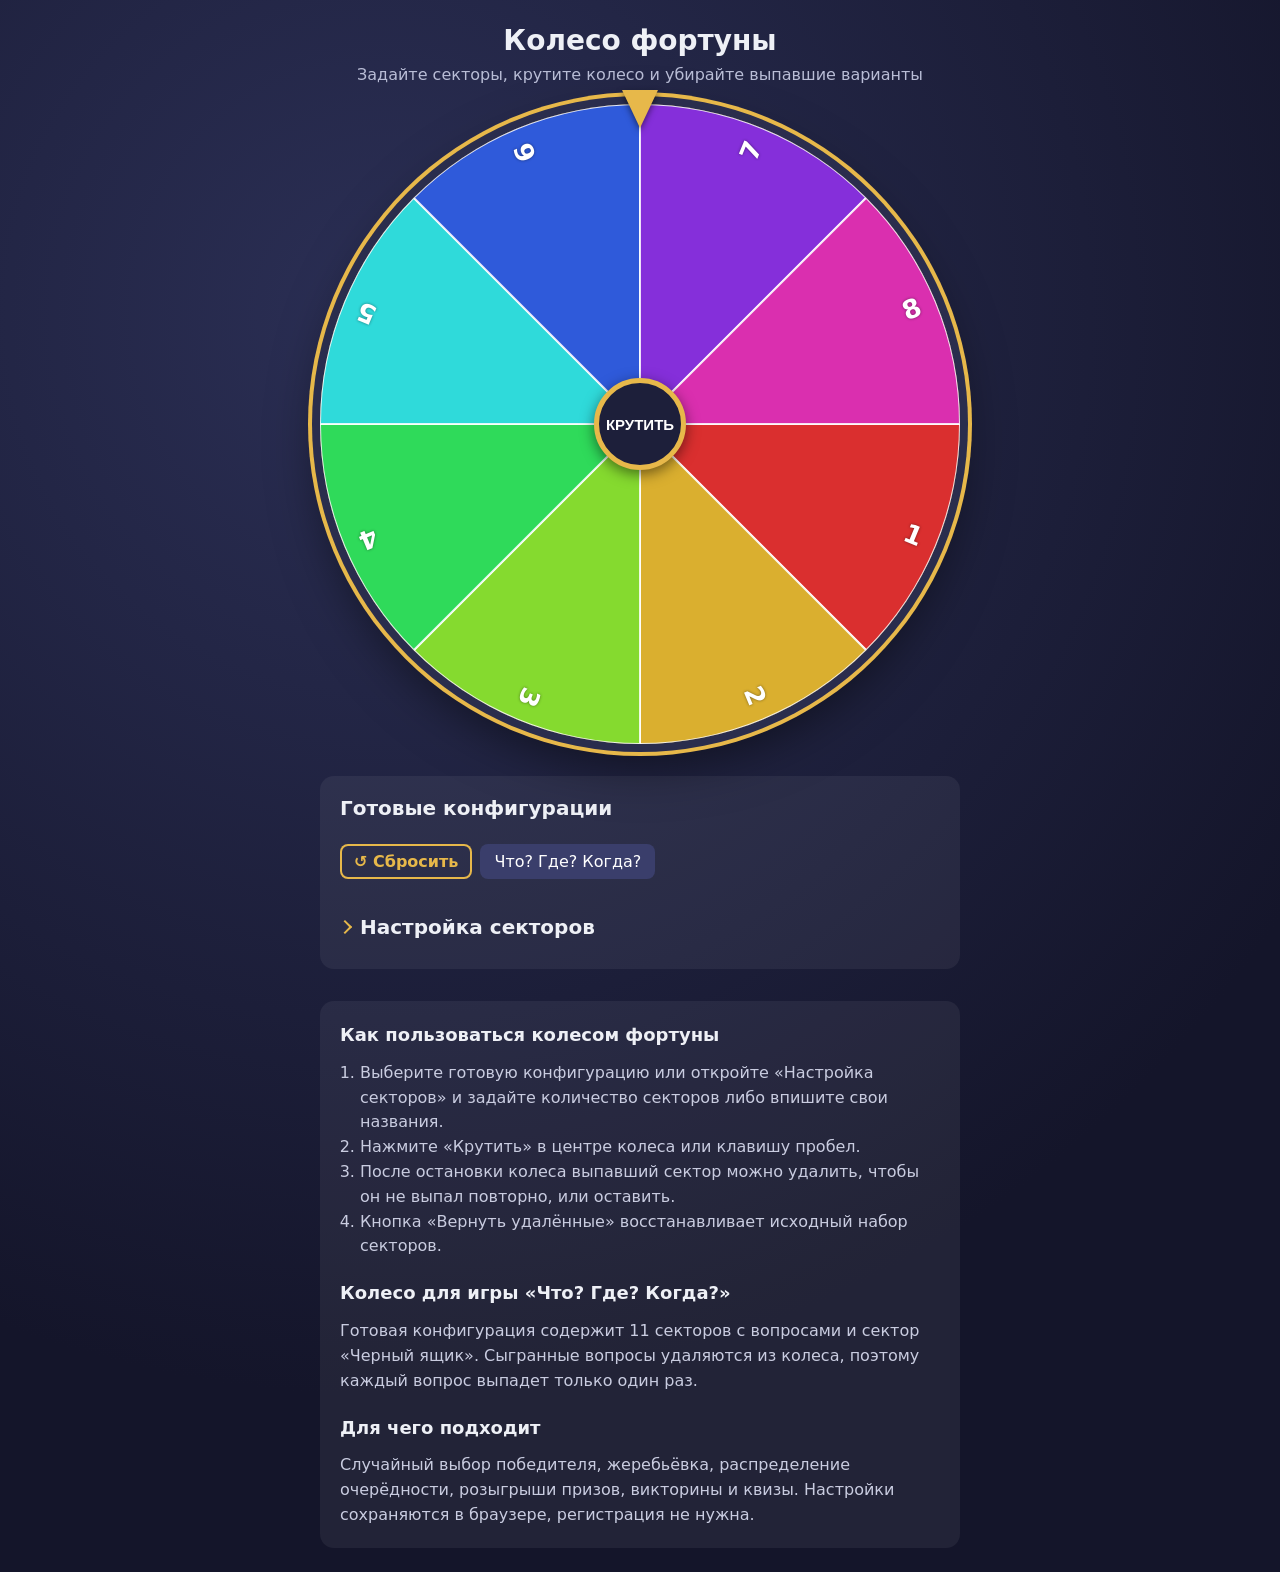
<file: index.html>
<!DOCTYPE html>
<html lang="ru">
<head>
  <meta charset="UTF-8">
  <meta name="viewport" content="width=device-width, initial-scale=1">

  <!-- Основное SEO -->
  <title>Колесо фортуны онлайн — крутить колесо с секторами бесплатно</title>
  <meta name="description" content="Бесплатное онлайн колесо фортуны: задайте свои секторы, крутите колесо и удаляйте выпавшие варианты. Готовая конфигурация для игры «Что? Где? Когда?» с чёрным ящиком.">
  <meta name="keywords" content="колесо фортуны, колесо фортуны онлайн, крутить колесо, рулетка онлайн, случайный выбор, жеребьёвка, что где когда, черный ящик">
  <meta name="robots" content="index, follow">
  <link rel="canonical" href="https://shok1r.github.io/">

  <!-- Open Graph / соцсети -->
  <meta property="og:type" content="website">
  <meta property="og:locale" content="ru_RU">
  <meta property="og:site_name" content="Колесо фортуны">
  <meta property="og:title" content="Колесо фортуны онлайн — крутить колесо с секторами">
  <meta property="og:description" content="Задайте свои секторы, крутите колесо и удаляйте выпавшие варианты. Есть режим «Что? Где? Когда?».">
  <meta property="og:url" content="https://shok1r.github.io/">
  <meta name="twitter:card" content="summary">
  <meta name="twitter:title" content="Колесо фортуны онлайн">
  <meta name="twitter:description" content="Задайте свои секторы, крутите колесо и удаляйте выпавшие варианты.">

  <!-- Внешний вид -->
  <meta name="theme-color" content="#14152a">
  <link rel="icon" type="image/svg+xml" href="favicon.svg">

  <!-- Структурированные данные -->
  <script type="application/ld+json">
  {
    "@context": "https://schema.org",
    "@type": "WebApplication",
    "name": "Колесо фортуны онлайн",
    "url": "https://shok1r.github.io/",
    "description": "Онлайн колесо фортуны с настраиваемыми секторами, удалением выпавших вариантов и режимом «Что? Где? Когда?».",
    "applicationCategory": "GameApplication",
    "operatingSystem": "Any",
    "inLanguage": "ru",
    "isAccessibleForFree": true,
    "offers": { "@type": "Offer", "price": "0", "priceCurrency": "RUB" }
  }
  </script>

  <link rel="stylesheet" href="style.css">
</head>
<body>
  <main class="app">
    <section class="wheel-area" aria-labelledby="title">
      <h1 id="title">Колесо фортуны</h1>
      <p class="subtitle">Задайте секторы, крутите колесо и убирайте выпавшие варианты</p>

      <div class="wheel-wrap">
        <div class="pointer" aria-hidden="true"></div>
        <canvas id="wheel" role="img" aria-label="Колесо фортуны с секторами"></canvas>
        <button id="spinBtn" class="spin-btn">Крутить</button>
      </div>

      <noscript>
        <p class="noscript">Для работы колеса фортуны включите JavaScript в браузере.</p>
      </noscript>

      <div id="result" class="result hidden" aria-live="polite">
        <p>Выпало: <strong id="resultText"></strong></p>
        <div class="result-actions">
          <button id="removeBtn" class="btn danger">Удалить из колеса</button>
          <button id="keepBtn" class="btn">Оставить</button>
        </div>
      </div>
    </section>

    <aside class="panel">
      <h2>Готовые конфигурации</h2>
      <div class="presets">
        <button id="presetDefault" class="btn outline" title="Вернуть обычное колесо на 8 секторов">↺ Сбросить</button>
        <button id="presetChgk" class="btn">Что? Где? Когда?</button>
      </div>

      <details class="settings section-gap">
        <summary>Настройка секторов</summary>

        <div class="settings-body">
          <label for="countInput">Количество секторов</label>
          <div class="row">
            <input type="number" id="countInput" min="1" max="100" value="8">
            <button id="genBtn" class="btn">Создать</button>
          </div>

          <label for="namesInput">Или впишите названия (по одному в строке)</label>
          <textarea id="namesInput" rows="7" placeholder="Приз 1&#10;Приз 2&#10;Приз 3"></textarea>
          <button id="applyBtn" class="btn primary">Применить названия</button>

          <div class="list-header">
            <h3>В колесе: <span id="count">0</span></h3>
            <button id="resetBtn" class="btn small">Вернуть удалённые</button>
          </div>
          <ul id="list" class="list"></ul>
        </div>
      </details>
    </aside>

    <section class="about panel">
      <h2>Как пользоваться колесом фортуны</h2>
      <ol>
        <li>Выберите готовую конфигурацию или откройте «Настройка секторов» и задайте количество секторов либо впишите свои названия.</li>
        <li>Нажмите «Крутить» в центре колеса или клавишу пробел.</li>
        <li>После остановки колеса выпавший сектор можно удалить, чтобы он не выпал повторно, или оставить.</li>
        <li>Кнопка «Вернуть удалённые» восстанавливает исходный набор секторов.</li>
      </ol>

      <h2>Колесо для игры «Что? Где? Когда?»</h2>
      <p>Готовая конфигурация содержит 11 секторов с вопросами и сектор «Черный ящик». Сыгранные вопросы удаляются из колеса, поэтому каждый вопрос выпадет только один раз.</p>

      <h2>Для чего подходит</h2>
      <p>Случайный выбор победителя, жеребьёвка, распределение очерёдности, розыгрыши призов, викторины и квизы. Настройки сохраняются в браузере, регистрация не нужна.</p>
    </section>
  </main>

  <script src="script.js"></script>
</body>
</html>
</file>
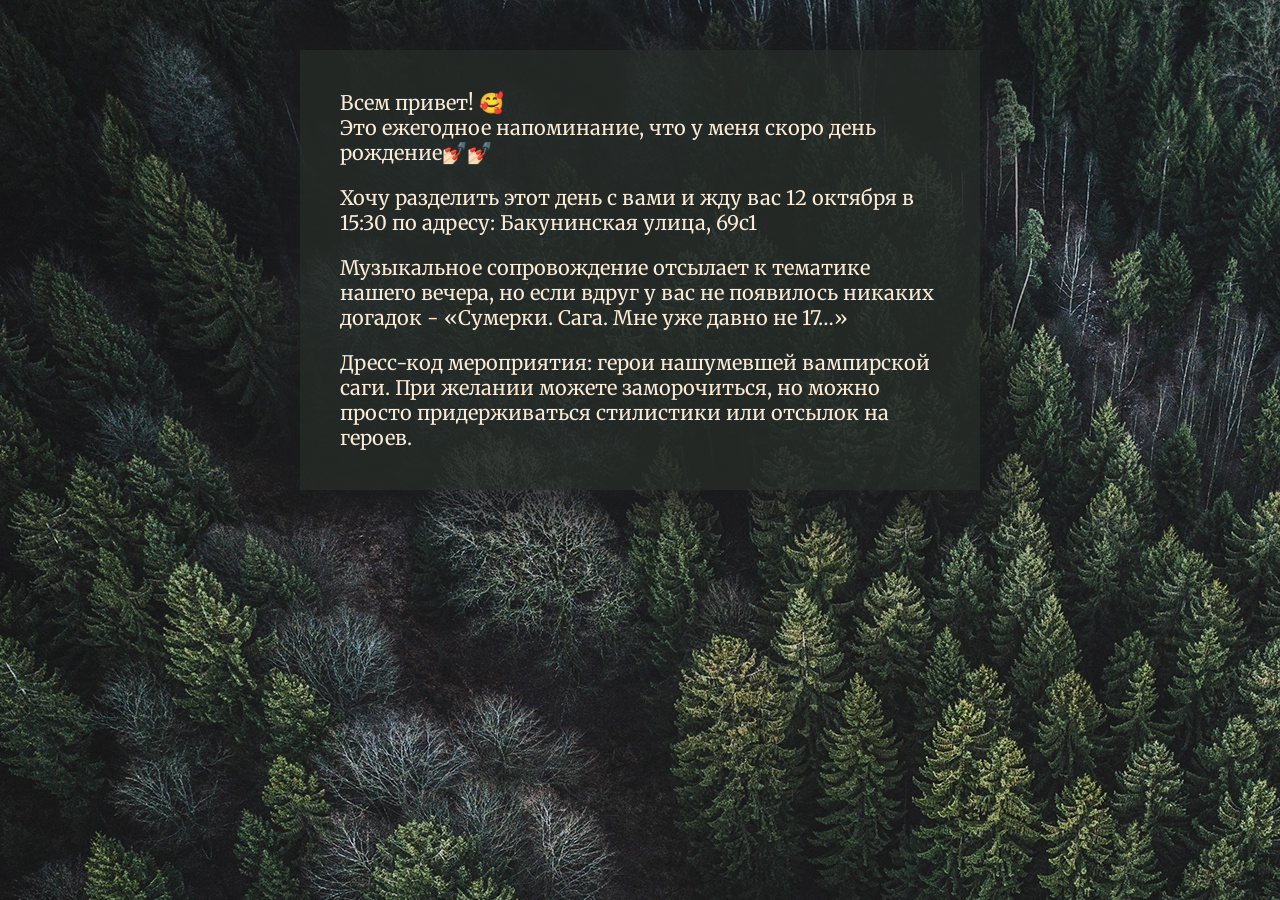
<file: .vercel/output/static/index.html>
<!DOCTYPE html>
<html lang="en">
<head>
  <meta charset="UTF-8">
  <meta name="viewport" content="width=device-width, initial-scale=1.0">
  <link rel="stylesheet" href="style.css">
  <link rel="preconnect" href="https://fonts.googleapis.com">
  <link rel="preconnect" href="https://fonts.gstatic.com" crossorigin>
  <link href="https://fonts.googleapis.com/css2?family=Merriweather:ital,wght@0,300;0,400;0,700;0,900;1,300;1,400;1,700;1,900&display=swap" rel="stylesheet">
  <title>Happy Birthday</title>
</head>
<body>
  <div class="main-content">
    <p>
      Всем привет! 🥰
      <br>
      Это ежегодное напоминание, что у меня скоро день рождение💅🏻💅🏻
    </p>
  
    <p>Хочу разделить этот день с вами и жду вас 12 октября в 15:30 по адресу: Бакунинская улица, 69с1</p>
  
    <p>
      Музыкальное сопровождение отсылает к тематике нашего вечера, но если вдруг 
      у вас не появилось никаких догадок - «Сумерки. Сага. Мне уже давно не 17…»
    </p>
  
    <p>
      Дресс-код мероприятия: герои нашумевшей вампирской саги. При желании можете заморочиться, 
      но можно просто придерживаться стилистики или отсылок на героев.
    </p>
  </div>

  <audio src="./sound/sound.wav" loop autoplay>
</body>
</html>
</file>
<file: style.css>
* {
  box-sizing: border-box;
}

body {
  margin: 0;
  min-height: 100vh;
  font-family: system-ui, -apple-system, "Segoe UI", Roboto, sans-serif;
  color: #eef0f6;
  background: radial-gradient(circle at 30% 20%, #2b2f55, #14152a 70%);
}

.app {
  display: flex;
  flex-direction: column;
  gap: 32px;
  align-items: center;
  padding: 24px 16px;
  max-width: 720px;
  margin: 0 auto;
}

h1 {
  margin: 0 0 20px;
  text-align: center;
  font-size: 28px;
}

h2 {
  margin: 0 0 16px;
  font-size: 20px;
}

h3 {
  margin: 0;
  font-size: 16px;
}

/* ---------- Колесо ---------- */

.wheel-area {
  display: flex;
  flex-direction: column;
  align-items: center;
}

.wheel-wrap {
  position: relative;
  width: min(640px, 92vw);
  aspect-ratio: 1;
}

#wheel {
  width: 100%;
  height: 100%;
  display: block;
  border-radius: 50%;
  box-shadow: 0 0 0 8px #2a2d4d, 0 0 0 12px #e7b84a, 0 20px 50px rgba(0, 0, 0, 0.5);
}

.pointer {
  position: absolute;
  top: -14px;
  left: 50%;
  transform: translateX(-50%);
  width: 0;
  height: 0;
  border-left: 18px solid transparent;
  border-right: 18px solid transparent;
  border-top: 38px solid #e7b84a;
  filter: drop-shadow(0 3px 3px rgba(0, 0, 0, 0.5));
  z-index: 2;
}

.spin-btn {
  position: absolute;
  top: 50%;
  left: 50%;
  transform: translate(-50%, -50%);
  width: 92px;
  height: 92px;
  border-radius: 50%;
  border: 5px solid #e7b84a;
  background: #1d1f3a;
  color: #fff;
  font-size: 15px;
  font-weight: 700;
  text-transform: uppercase;
  cursor: pointer;
  box-shadow: 0 4px 14px rgba(0, 0, 0, 0.5);
  transition: transform 0.15s, background 0.15s;
}

.spin-btn:hover:not(:disabled) {
  background: #2c2f57;
  transform: translate(-50%, -50%) scale(1.06);
}

.spin-btn:disabled {
  cursor: default;
  opacity: 0.7;
}

/* ---------- Результат ---------- */

.result {
  margin-top: 28px;
  padding: 16px 20px;
  border-radius: 12px;
  background: rgba(255, 255, 255, 0.08);
  text-align: center;
  min-width: 280px;
  animation: pop 0.3s ease-out;
}

.result p {
  margin: 0 0 12px;
  font-size: 18px;
}

.result strong {
  color: #ffd56b;
  font-size: 22px;
}

.result-actions {
  display: flex;
  gap: 10px;
  justify-content: center;
}

.hidden {
  display: none;
}

@keyframes pop {
  from { transform: scale(0.85); opacity: 0; }
  to   { transform: scale(1);    opacity: 1; }
}

/* ---------- Панель ---------- */

.panel {
  width: min(640px, 100%);
  padding: 20px;
  border-radius: 14px;
  background: rgba(255, 255, 255, 0.06);
  display: flex;
  flex-direction: column;
  gap: 8px;
}

label {
  font-size: 13px;
  color: #b9bdd6;
  margin-top: 6px;
}

.row {
  display: flex;
  gap: 8px;
}

input,
textarea {
  width: 100%;
  padding: 8px 10px;
  border-radius: 8px;
  border: 1px solid #44486e;
  background: #1b1d36;
  color: inherit;
  font: inherit;
}

textarea {
  resize: vertical;
}

input:focus,
textarea:focus {
  outline: 2px solid #e7b84a;
  outline-offset: -1px;
}

.btn {
  padding: 8px 14px;
  border: none;
  border-radius: 8px;
  background: #3a3e6b;
  color: #fff;
  font: inherit;
  cursor: pointer;
  white-space: nowrap;
  transition: background 0.15s;
}

.btn:hover:not(:disabled) {
  background: #4a4f85;
}

.btn:disabled {
  opacity: 0.5;
  cursor: default;
}

.btn.primary {
  background: #e7b84a;
  color: #1b1d36;
  font-weight: 600;
}

.btn.primary:hover:not(:disabled) {
  background: #f2c95f;
}

.btn.danger {
  background: #d9534f;
}

.btn.danger:hover:not(:disabled) {
  background: #e4655f;
}

.btn.small {
  padding: 4px 10px;
  font-size: 13px;
}

.list-header {
  display: flex;
  justify-content: space-between;
  align-items: center;
  margin-top: 14px;
}

.list {
  list-style: none;
  margin: 0;
  padding: 0;
  max-height: 260px;
  overflow-y: auto;
}

.list li {
  display: flex;
  align-items: center;
  gap: 8px;
  padding: 6px 4px;
  border-bottom: 1px solid rgba(255, 255, 255, 0.07);
}

.list .swatch {
  flex: none;
  width: 14px;
  height: 14px;
  border-radius: 4px;
}

.list .name {
  flex: 1;
  overflow: hidden;
  text-overflow: ellipsis;
  white-space: nowrap;
}

.list .del {
  flex: none;
  border: none;
  background: none;
  color: #9a9fc2;
  font-size: 18px;
  line-height: 1;
  cursor: pointer;
}

.list .del:hover:not(:disabled) {
  color: #ff7a75;
}

.list .empty {
  color: #8a8fb3;
  justify-content: center;
  border: none;
}

.presets {
  display: flex;
  flex-wrap: wrap;
  gap: 8px;
}

.section-gap {
  margin-top: 18px;
}

/* ---------- Раскрывающийся блок настроек ---------- */

.settings summary {
  display: flex;
  align-items: center;
  gap: 10px;
  padding: 10px 0;
  font-size: 20px;
  font-weight: 700;
  cursor: pointer;
  list-style: none;
  user-select: none;
}

.settings summary::-webkit-details-marker {
  display: none;
}

.settings summary::before {
  content: '';
  width: 8px;
  height: 8px;
  border-right: 2px solid #e7b84a;
  border-bottom: 2px solid #e7b84a;
  transform: rotate(-45deg);
  transition: transform 0.2s;
}

.settings[open] summary::before {
  transform: rotate(45deg);
}

.settings summary:hover {
  color: #ffd56b;
}

.settings-body {
  display: flex;
  flex-direction: column;
  gap: 8px;
  padding-top: 4px;
}

/* ---------- Описание и SEO-блоки ---------- */

.subtitle {
  margin: -12px 0 20px;
  color: #b9bdd6;
  text-align: center;
}

.noscript {
  margin-top: 16px;
  color: #ffd56b;
}

.about {
  color: #c9cce0;
  line-height: 1.55;
}

.about h2 {
  margin: 12px 0 4px;
  font-size: 18px;
  color: #eef0f6;
}

.about h2:first-child {
  margin-top: 0;
}

.about p,
.about ol {
  margin: 0;
}

.about ol {
  padding-left: 20px;
}

.btn.outline {
  background: transparent;
  color: #e7b84a;
  box-shadow: inset 0 0 0 2px #e7b84a;
  font-weight: 600;
}

.btn.outline:hover:not(:disabled) {
  background: #e7b84a;
  color: #1b1d36;
}
</file>
<file: .vercel/output/static/style.css>
html {
  width: 100%;
}

body {
  height: 100%;
  width: 100%;
  margin: 0;
  padding: 0;
  background-image: url('./images/background.jpg');
  background-repeat: no-repeat;
  background-size: auto;
}

p {
  font-family: "Merriweather", serif;
  font-weight: 400;
  font-style: normal;
  font-size: 20px;
  margin: 0;
  color: antiquewhite;
}

.main-content {
  margin: 50px auto;
  padding: 40px;
  background-color: rgba(36, 42, 38, .9);
  box-shadow: 0 0 40px 30px rgba(27, 27, 29, .8);

  display: flex;
  flex-direction: column;
  gap: 20px;
  max-width: 600px;
}
</file>
